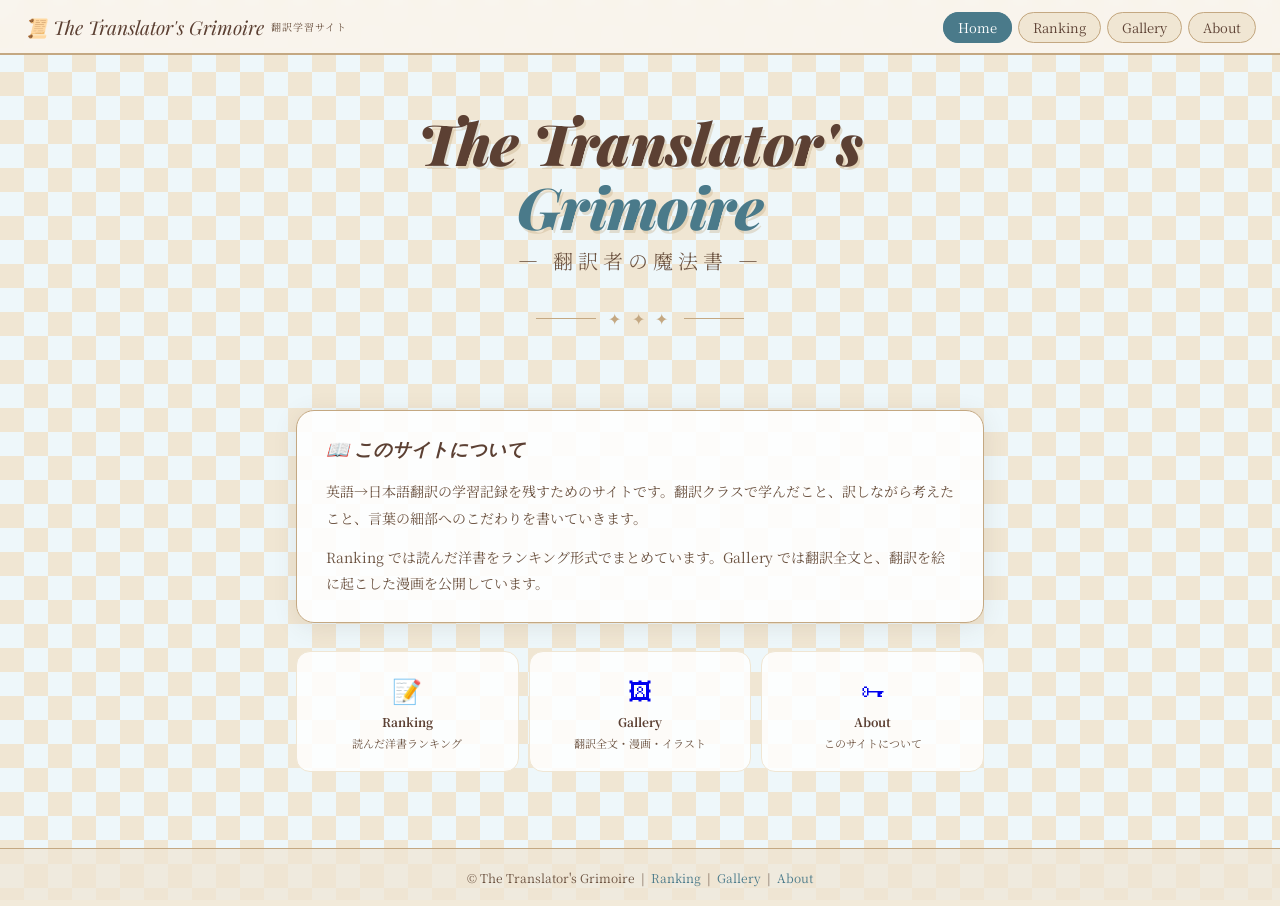
<file: index.html>
<!DOCTYPE html>
<html lang="ja">
<head>
  <meta charset="UTF-8">
  <meta name="viewport" content="width=device-width, initial-scale=1.0">
  <title>The Translator's Grimoire | 翻訳学習サイト</title>
  <link rel="preconnect" href="https://fonts.googleapis.com">
  <link href="https://fonts.googleapis.com/css2?family=Playfair+Display:ital,wght@0,400;0,700;0,900;1,400;1,700&family=Noto+Serif+JP:wght@300;400;500;700&display=swap" rel="stylesheet">
  <link rel="stylesheet" href="style.css">
</head>
<body>

<header>
  <a class="logo" href="index.html">📜 The Translator's Grimoire <span class="logo-sub">翻訳学習サイト</span></a>
  <nav><ul>
    <li><a href="index.html" class="active">Home</a></li>
    <li><a href="ranking.html">Ranking</a></li>
    <li><a href="gallery.html">Gallery</a></li>
    <li><a href="about.html">About</a></li>
  </ul></nav>
</header>

<main>

  <div class="hero">
    <div class="hero-en">The Translator's<br><span>Grimoire</span></div>
    <div class="hero-ja">— 翻訳者の魔法書 —</div>
    <div class="hero-divider">
      <div class="hero-divider-line"></div>
      <span class="hero-divider-icon">✦ ✦ ✦</span>
      <div class="hero-divider-line"></div>
    </div>
  </div>

  <div class="card">
    <h2>📖 このサイトについて</h2>
    <p>英語→日本語翻訳の学習記録を残すためのサイトです。翻訳クラスで学んだこと、訳しながら考えたこと、言葉の細部へのこだわりを書いていきます。</p>
    <p>Ranking では読んだ洋書をランキング形式でまとめています。Gallery では翻訳全文と、翻訳を絵に起こした漫画を公開しています。</p>
  </div>

  <div class="nav-cards">
    <a class="nav-card" href="translation.html">
      <span class="nav-card-icon">📝</span>
      <span class="nav-card-label">Ranking</span>
      <span class="nav-card-sub">読んだ洋書ランキング</span>
    </a>
    <a class="nav-card" href="gallery.html">
      <span class="nav-card-icon">🖼</span>
      <span class="nav-card-label">Gallery</span>
      <span class="nav-card-sub">翻訳全文・漫画・イラスト</span>
    </a>
    <a class="nav-card" href="about.html">
      <span class="nav-card-icon">🗝</span>
      <span class="nav-card-label">About</span>
      <span class="nav-card-sub">このサイトについて</span>
    </a>
  </div>

</main>

<footer>
  © The Translator's Grimoire &nbsp;|&nbsp;
  <a href="ranking.html">Ranking</a> &nbsp;|&nbsp;
  <a href="gallery.html">Gallery</a> &nbsp;|&nbsp;
  <a href="about.html">About</a>
</footer>

</body>
</html>
</file>
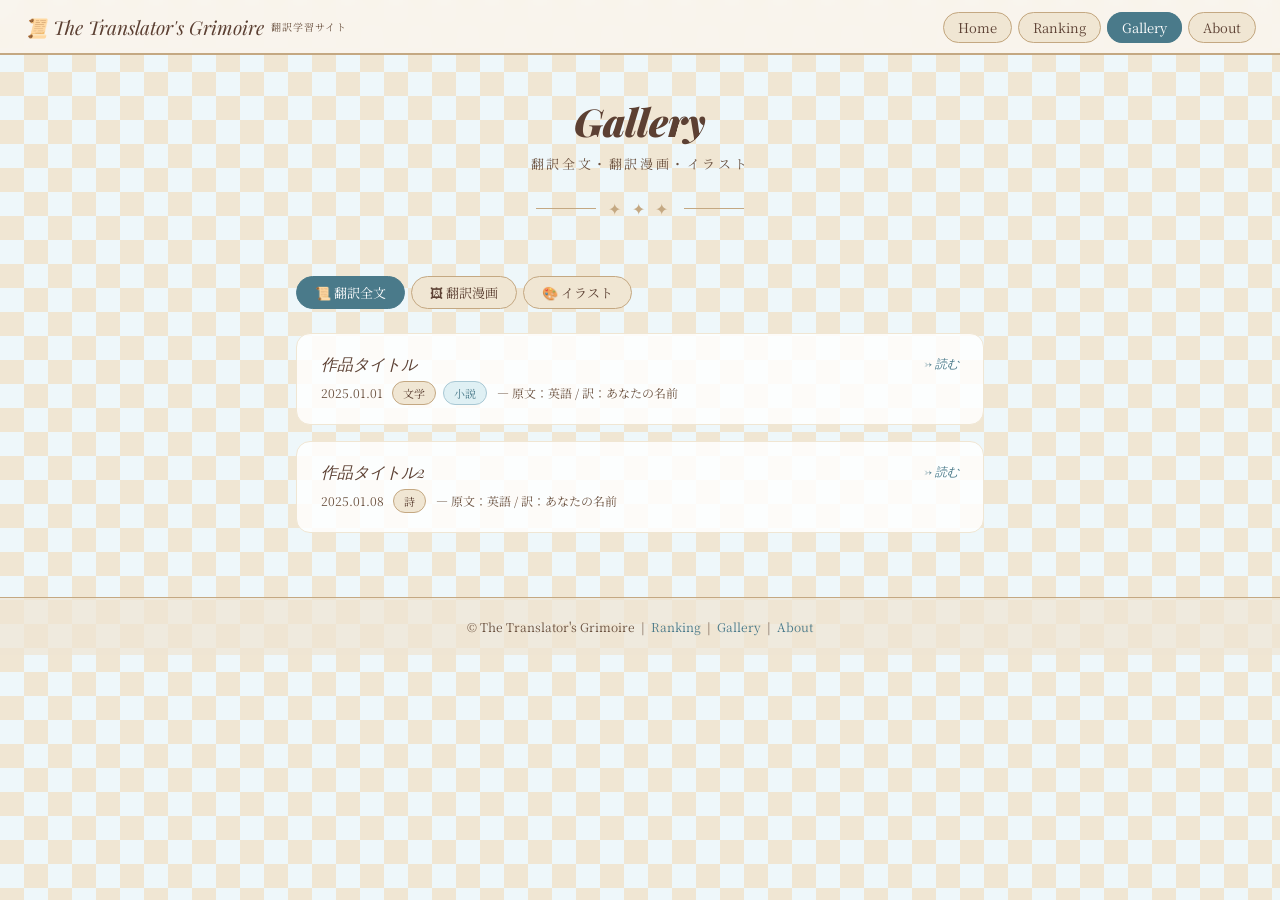
<file: gallery.html>
<!DOCTYPE html>
<html lang="ja">
<head>
  <meta charset="UTF-8">
  <meta name="viewport" content="width=device-width, initial-scale=1.0">
  <title>Gallery | The Translator's Grimoire</title>
  <link rel="preconnect" href="https://fonts.googleapis.com">
  <link href="https://fonts.googleapis.com/css2?family=Playfair+Display:ital,wght@0,400;0,700;0,900;1,400;1,700&family=Noto+Serif+JP:wght@300;400;500;700&display=swap" rel="stylesheet">
  <link rel="stylesheet" href="style.css">
  <style>
    /* ギャラリーの画像：枠の幅に合わせて縮小（style.css が古くても効くようにここにも記述） */
    .manga-item img, .manga-thumb img { max-width: 100%; }
    .manga-item > img { width: 100%; height: auto; display: block; }
    .illust-grid { column-count: 3; column-gap: 14px; }
    .illust-grid .manga-item { break-inside: avoid; margin-bottom: 14px; }
    @media (max-width: 600px) { .illust-grid { column-count: 2; } }

    /* クリックで拡大（ライトボックス） */
    .manga-item > img { cursor: zoom-in; }
    .lightbox {
      position: fixed; inset: 0; z-index: 1000;
      background: rgba(44, 31, 20, 0.88);
      display: none; align-items: center; justify-content: center; flex-direction: column;
      padding: 1.5rem; cursor: zoom-out;
    }
    .lightbox.open { display: flex; }
    .lightbox img {
      max-width: 95vw; max-height: 85vh; width: auto; height: auto;
      object-fit: contain; border-radius: 6px;
      box-shadow: 0 8px 40px rgba(0,0,0,.5); background: #fff;
    }
    .lightbox-caption {
      margin-top: .8rem; color: #F0E6D3; font-size: 13px; font-style: italic; text-align: center;
    }
    .lightbox-close {
      position: absolute; top: .8rem; right: 1.1rem;
      background: none; border: none; color: #F0E6D3;
      font-size: 2rem; line-height: 1; cursor: pointer;
    }
  </style>
</head>
<body>

<header>
  <a class="logo" href="index.html">📜 The Translator's Grimoire <span class="logo-sub">翻訳学習サイト</span></a>
  <nav><ul>
    <li><a href="index.html">Home</a></li>
    <li><a href="ranking.html">Ranking</a></li>
    <li><a href="gallery.html" class="active">Gallery</a></li>
    <li><a href="about.html">About</a></li>
  </ul></nav>
</header>

<main>

  <div class="page-hero">
    <div class="page-title">Gallery</div>
    <div class="page-subtitle">翻訳全文・翻訳漫画・イラスト</div>
    <div class="hero-divider">
      <div class="hero-divider-line"></div>
      <span class="hero-divider-icon">✦ ✦ ✦</span>
      <div class="hero-divider-line"></div>
    </div>
  </div>

  <!-- Tab buttons -->
  <div class="gallery-tabs">
    <button class="gallery-tab active" onclick="switchTab('texts', this)">📜 翻訳全文</button>
    <button class="gallery-tab" onclick="switchTab('manga', this)">🖼 翻訳漫画</button>
    <button class="gallery-tab" onclick="switchTab('illust', this)">🎨 イラスト</button>
  </div>

  <!-- ── Tab: 翻訳全文 ── -->
  <div id="tab-texts" class="tab-section active">

    <a href="thegreatgatsby.html" class="passage-card">
      <div class="passage-card-title">
        <span>作品タイトル</span>
        <span class="passage-arrow">→ 読む</span>
      </div>
      <div class="passage-card-meta">
        2025.01.01 &nbsp;
        <span class="tag tag-sepia">文学</span>
        <span class="tag tag-blue">小説</span>
        &nbsp;― 原文：英語 / 訳：あなたの名前
      </div>
    </a>

    <a href="作品2.html" class="passage-card">
      <div class="passage-card-title">
        <span>作品タイトル2</span>
        <span class="passage-arrow">→ 読む</span>
      </div>
      <div class="passage-card-meta">
        2025.01.08 &nbsp;
        <span class="tag tag-sepia">詩</span>
        &nbsp;― 原文：英語 / 訳：あなたの名前
      </div>
    </a>

  </div>

  <!-- ── Tab: 翻訳漫画 ── -->
  <div id="tab-manga" class="tab-section">

    <div class="manga-grid">

      <div class="manga-item">
        <!-- <img src="images/manga-01.jpg" alt="漫画タイトル"> -->
        <div class="manga-thumb">🖼</div>
        <p class="manga-caption">漫画タイトル / 2025.01</p>
      </div>

      <div class="manga-item">
        <div class="manga-thumb">🖼</div>
        <p class="manga-caption">漫画タイトル2 / 2025.01</p>
      </div>

      <div class="manga-item">
        <div class="manga-thumb">🖼</div>
        <p class="manga-caption">漫画タイトル3 / 2025.02</p>
      </div>

    </div>

    <p style="font-size:12px; color:var(--text-sub); margin-top:1.2rem; text-align:center; font-style:italic;">
      画像は &lt;img src="images/ファイル名.jpg"&gt; で差し替えてください
    </p>

  </div>

  <!-- ── Tab: イラスト ── -->
  <div id="tab-illust" class="tab-section">

    <div class="illust-grid">

      <div class="manga-item">
        <img src="gatsby.jpg" alt="イラストタイトル">
        <p class="manga-caption">華麗なるギャッツビーのギャッツビー / 2026.11</p>
      </div>

      <div class="manga-item">
        <div class="manga-thumb illust-thumb">🎨</div>
        <p class="manga-caption">イラストタイトル2 / 2025.01</p>
      </div>

      <div class="manga-item">
        <div class="manga-thumb illust-thumb">🎨</div>
        <p class="manga-caption">イラストタイトル3 / 2025.02</p>
      </div>

    </div>

    <p style="font-size:12px; color:var(--text-sub); margin-top:1.2rem; text-align:center; font-style:italic;">
      画像は &lt;img src="images/ファイル名.jpg"&gt; で差し替えてください
    </p>

  </div>

</main>

<footer>
  © The Translator's Grimoire &nbsp;|&nbsp;
  <a href="translation.html">Ranking</a> &nbsp;|&nbsp;
  <a href="gallery.html">Gallery</a> &nbsp;|&nbsp;
  <a href="about.html">About</a>
</footer>

<div class="lightbox" id="lightbox" role="dialog" aria-modal="true" aria-label="画像の拡大表示">
  <button class="lightbox-close" id="lightbox-close" aria-label="閉じる">&times;</button>
  <img id="lightbox-img" alt="">
  <p class="lightbox-caption" id="lightbox-caption"></p>
</div>

<script>
  function switchTab(name, btn) {
    document.querySelectorAll('.tab-section').forEach(s => s.classList.remove('active'));
    document.querySelectorAll('.gallery-tab').forEach(b => b.classList.remove('active'));
    document.getElementById('tab-' + name).classList.add('active');
    btn.classList.add('active');
  }

  // クリックで画像を拡大
  (function () {
    var box = document.getElementById('lightbox');
    var big = document.getElementById('lightbox-img');
    var cap = document.getElementById('lightbox-caption');

    function openBox(img) {
      big.src = img.currentSrc || img.src;
      big.alt = img.alt || '';
      var c = img.closest('.manga-item').querySelector('.manga-caption');
      cap.textContent = c ? c.textContent.trim() : '';
      box.classList.add('open');
      document.body.style.overflow = 'hidden';
    }
    function closeBox() {
      box.classList.remove('open');
      big.removeAttribute('src');
      document.body.style.overflow = '';
    }

    document.addEventListener('click', function (e) {
      var img = e.target.closest('.manga-item > img');
      if (img) { openBox(img); return; }
      if (box.classList.contains('open')) closeBox();
    });
    document.addEventListener('keydown', function (e) {
      if (e.key === 'Escape') closeBox();
    });
  })();
</script>

</body>
</html>
</file>
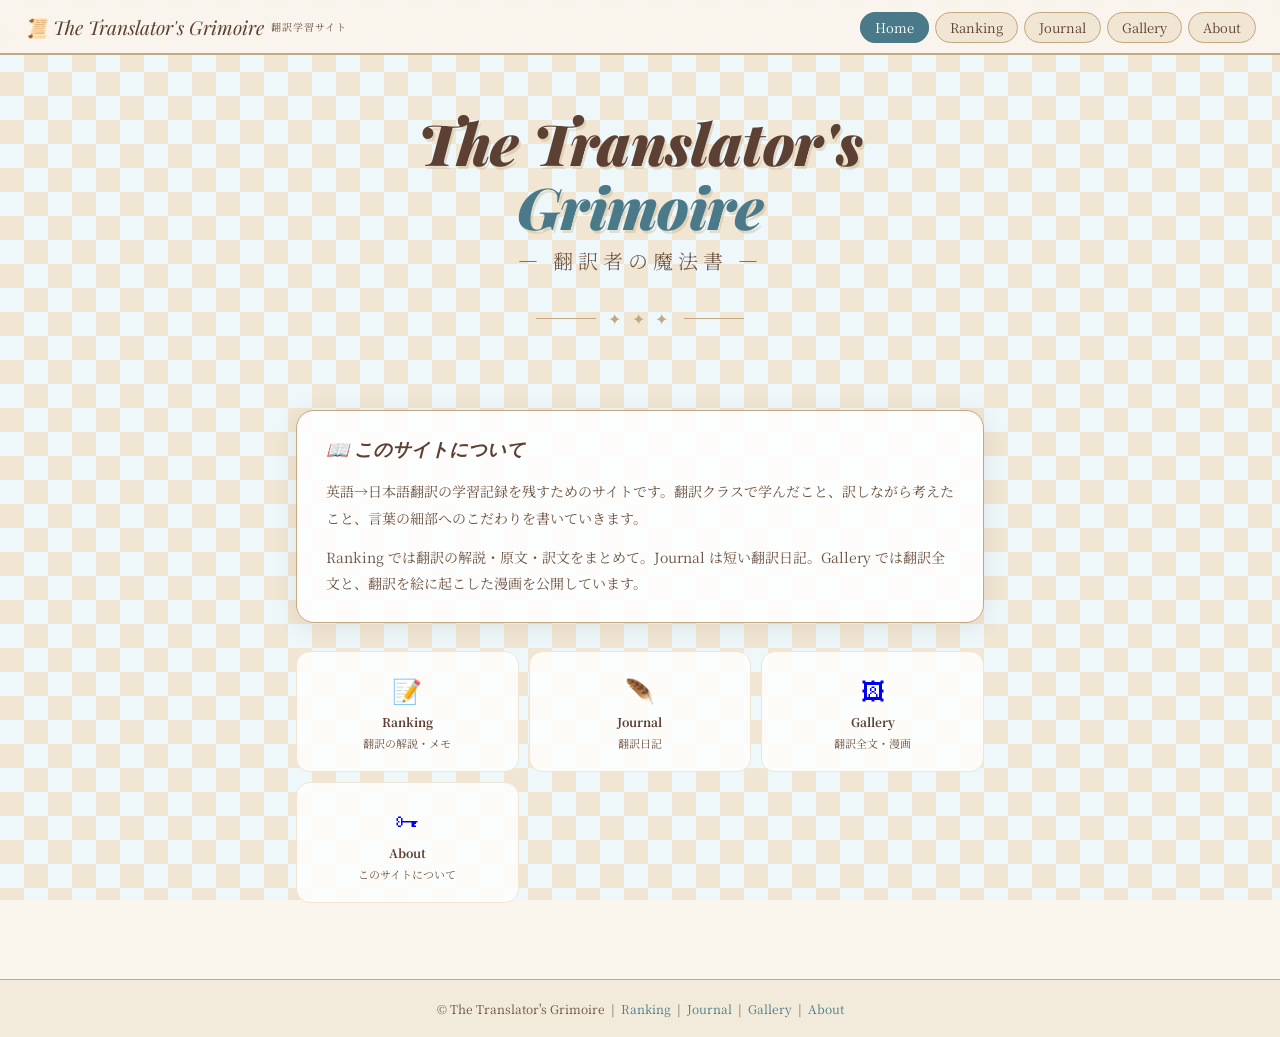
<file: index_real.html>
<!DOCTYPE html>
<html lang="ja">
<head>
  <meta charset="UTF-8">
  <meta name="viewport" content="width=device-width, initial-scale=1.0">
  <title>The Translator's Grimoire | 翻訳学習サイト</title>
  <link rel="preconnect" href="https://fonts.googleapis.com">
  <link href="https://fonts.googleapis.com/css2?family=Playfair+Display:ital,wght@0,400;0,700;0,900;1,400;1,700&family=Noto+Serif+JP:wght@300;400;500;700&display=swap" rel="stylesheet">
  <link rel="stylesheet" href="style.css">
</head>
<body>

<header>
  <a class="logo" href="index.html">📜 The Translator's Grimoire <span class="logo-sub">翻訳学習サイト</span></a>
  <nav><ul>
    <li><a href="index.html" class="active">Home</a></li>
    <li><a href="ranking.html">Ranking</a></li>
    <li><a href="blog.html">Journal</a></li>
    <li><a href="gallery.html">Gallery</a></li>
    <li><a href="about.html">About</a></li>
  </ul></nav>
</header>

<main>

  <div class="hero">
    <div class="hero-en">The Translator's<br><span>Grimoire</span></div>
    <div class="hero-ja">— 翻訳者の魔法書 —</div>
    <div class="hero-divider">
      <div class="hero-divider-line"></div>
      <span class="hero-divider-icon">✦ ✦ ✦</span>
      <div class="hero-divider-line"></div>
    </div>
  </div>

  <div class="card">
    <h2>📖 このサイトについて</h2>
    <p>英語→日本語翻訳の学習記録を残すためのサイトです。翻訳クラスで学んだこと、訳しながら考えたこと、言葉の細部へのこだわりを書いていきます。</p>
    <p>Ranking では翻訳の解説・原文・訳文をまとめて。Journal は短い翻訳日記。Gallery では翻訳全文と、翻訳を絵に起こした漫画を公開しています。</p>
  </div>

  <div class="nav-cards">
    <a class="nav-card" href="translation.html">
      <span class="nav-card-icon">📝</span>
      <span class="nav-card-label">Ranking</span>
      <span class="nav-card-sub">翻訳の解説・メモ</span>
    </a>
    <a class="nav-card" href="blog.html">
      <span class="nav-card-icon">🪶</span>
      <span class="nav-card-label">Journal</span>
      <span class="nav-card-sub">翻訳日記</span>
    </a>
    <a class="nav-card" href="gallery.html">
      <span class="nav-card-icon">🖼</span>
      <span class="nav-card-label">Gallery</span>
      <span class="nav-card-sub">翻訳全文・漫画</span>
    </a>
    <a class="nav-card" href="about.html">
      <span class="nav-card-icon">🗝</span>
      <span class="nav-card-label">About</span>
      <span class="nav-card-sub">このサイトについて</span>
    </a>
  </div>

</main>

<footer>
  © The Translator's Grimoire &nbsp;|&nbsp;
  <a href="translation.html">Ranking</a> &nbsp;|&nbsp;
  <a href="blog.html">Journal</a> &nbsp;|&nbsp;
  <a href="gallery.html">Gallery</a> &nbsp;|&nbsp;
  <a href="about.html">About</a>
</footer>

</body>
</html>
</file>
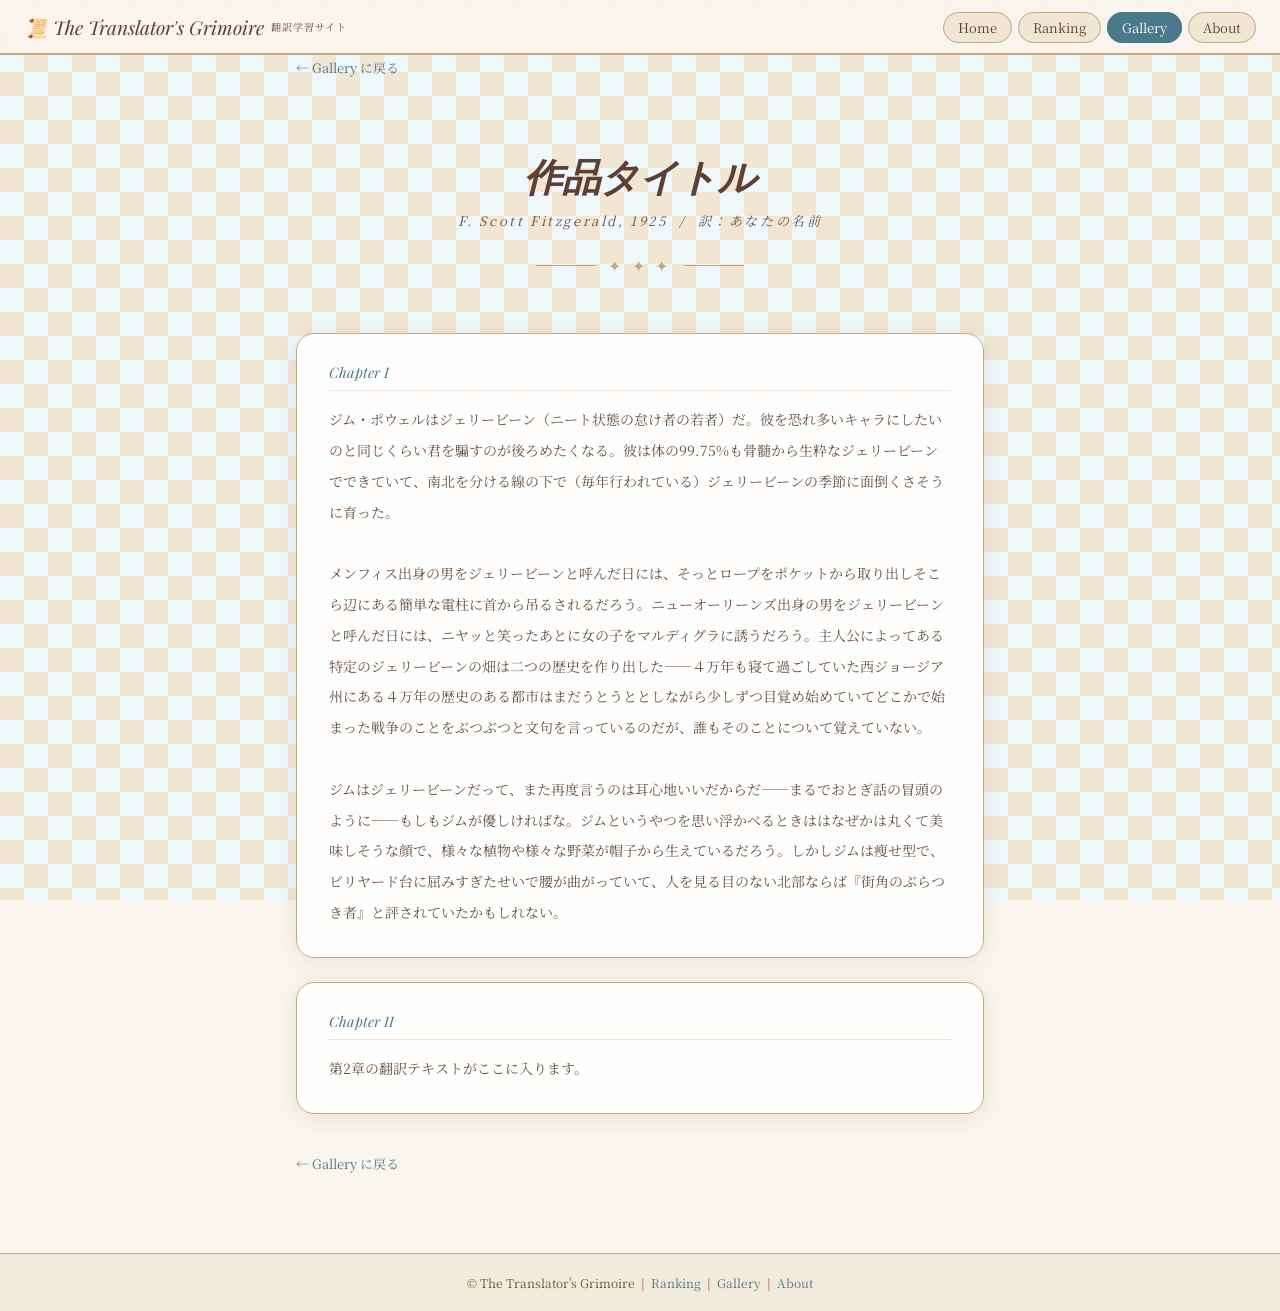
<file: thegreatgatsby.html>
<!DOCTYPE html>
<html lang="ja">
<head>
  <meta charset="UTF-8">
  <meta name="viewport" content="width=device-width, initial-scale=1.0">
  <title>作品タイトル | The Translator's Grimoire</title>
  <link rel="preconnect" href="https://fonts.googleapis.com">
  <link href="https://fonts.googleapis.com/css2?family=Playfair+Display:ital,wght@0,400;0,700;0,900;1,400;1,700&family=Noto+Serif+JP:wght@300;400;500;700&display=swap" rel="stylesheet">
  <link rel="stylesheet" href="style.css">
</head>
<body>

<header>
  <a class="logo" href="index.html">📜 The Translator's Grimoire <span class="logo-sub">翻訳学習サイト</span></a>
  <nav><ul>
    <li><a href="index.html">Home</a></li>
    <li><a href="ranking.html">Ranking</a></li>
    <li><a href="gallery.html" class="active">Gallery</a></li>
    <li><a href="about.html">About</a></li>
  </ul></nav>
</header>

<main>

  <a href="gallery.html" class="back-link">← Gallery に戻る</a>

  <div class="page-hero">
    <div class="page-title">作品タイトル</div>
    <div class="page-subtitle" style="font-style:italic;">F. Scott Fitzgerald, 1925 &nbsp;/&nbsp; 訳：あなたの名前</div>
    <div class="hero-divider">
      <div class="hero-divider-line"></div>
      <span class="hero-divider-icon">✦ ✦ ✦</span>
      <div class="hero-divider-line"></div>
    </div>
  </div>

  <div class="work-body">
    <p class="work-chapter">Chapter I</p>
    <p class="work-text">
      ジム・ポウェルはジェリービーン（ニート状態の怠け者の若者）だ。彼を恐れ多いキャラにしたいのと同じくらい君を騙すのが後ろめたくなる。彼は体の99.75%も骨髄から生粋なジェリービーンでできていて、南北を分ける線の下で（毎年行われている）ジェリービーンの季節に面倒くさそうに育った。<br><br>
      メンフィス出身の男をジェリービーンと呼んだ日には、そっとロープをポケットから取り出しそこら辺にある簡単な電柱に首から吊るされるだろう。ニューオーリーンズ出身の男をジェリービーンと呼んだ日には、ニヤッと笑ったあとに女の子をマルディグラに誘うだろう。主人公によってある特定のジェリービーンの畑は二つの歴史を作り出した――４万年も寝て過ごしていた西ジョージア州にある４万年の歴史のある都市はまだうとうととしながら少しずつ目覚め始めていてどこかで始まった戦争のことをぶつぶつと文句を言っているのだが、誰もそのことについて覚えていない。<br><br>
      ジムはジェリービーンだって、また再度言うのは耳心地いいだからだ――まるでおとぎ話の冒頭のように――もしもジムが優しければな。ジムというやつを思い浮かべるときははなぜかは丸くて美味しそうな顔で、様々な植物や様々な野菜が帽子から生えているだろう。しかしジムは瘦せ型で、ビリヤード台に屈みすぎたせいで腰が曲がっていて、人を見る目のない北部ならば『街角のぶらつき者』と評されていたかもしれない。
    </p>
  </div>

  <div class="work-body">
    <p class="work-chapter">Chapter II</p>
    <p class="work-text">
      第2章の翻訳テキストがここに入ります。
    </p>
  </div>

  <a href="gallery.html" class="back-link" style="margin-top:1rem; display:inline-flex;">← Gallery に戻る</a>

</main>

<footer>
  © The Translator's Grimoire &nbsp;|&nbsp;
  <a href="ranking.html">Ranking</a> &nbsp;|&nbsp;
  <a href="gallery.html">Gallery</a> &nbsp;|&nbsp;
  <a href="about.html">About</a>
</footer>

</body>
</html>
</file>
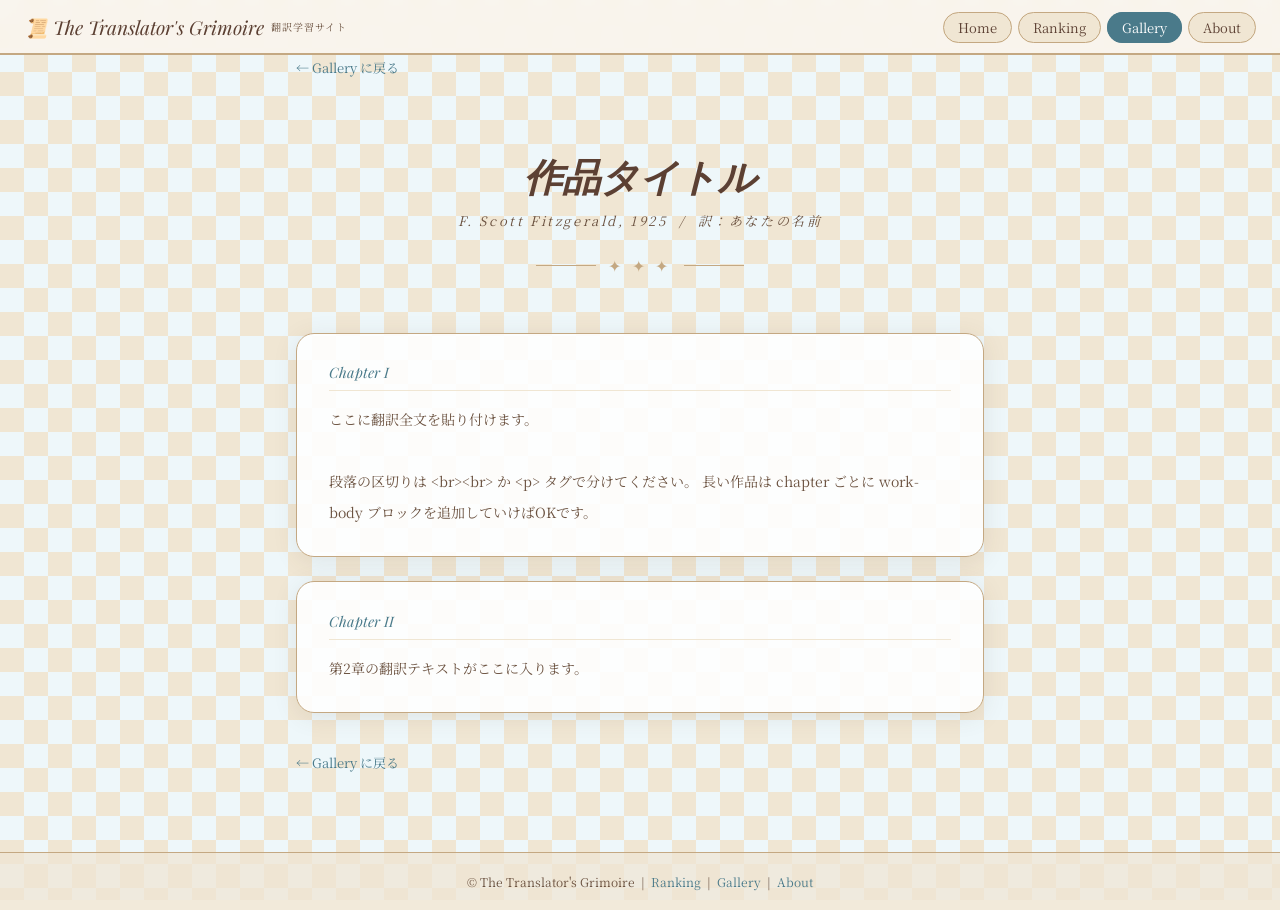
<file: themachinestops.html>
<!DOCTYPE html>
<html lang="ja">
<head>
  <meta charset="UTF-8">
  <meta name="viewport" content="width=device-width, initial-scale=1.0">
  <title>作品タイトル | The Translator's Grimoire</title>
  <link rel="preconnect" href="https://fonts.googleapis.com">
  <link href="https://fonts.googleapis.com/css2?family=Playfair+Display:ital,wght@0,400;0,700;0,900;1,400;1,700&family=Noto+Serif+JP:wght@300;400;500;700&display=swap" rel="stylesheet">
  <link rel="stylesheet" href="style.css">
</head>
<body>

<header>
  <a class="logo" href="index.html">📜 The Translator's Grimoire <span class="logo-sub">翻訳学習サイト</span></a>
  <nav><ul>
    <li><a href="index.html">Home</a></li>
    <li><a href="ranking.html">Ranking</a></li>
    <li><a href="gallery.html" class="active">Gallery</a></li>
    <li><a href="about.html">About</a></li>
  </ul></nav>
</header>

<main>

  <a href="gallery.html" class="back-link">← Gallery に戻る</a>

  <div class="page-hero">
    <div class="page-title">作品タイトル</div>
    <div class="page-subtitle" style="font-style:italic;">F. Scott Fitzgerald, 1925 &nbsp;/&nbsp; 訳：あなたの名前</div>
    <div class="hero-divider">
      <div class="hero-divider-line"></div>
      <span class="hero-divider-icon">✦ ✦ ✦</span>
      <div class="hero-divider-line"></div>
    </div>
  </div>

  <div class="work-body">
    <p class="work-chapter">Chapter I</p>
    <p class="work-text">
      ここに翻訳全文を貼り付けます。<br><br>
      段落の区切りは &lt;br&gt;&lt;br&gt; か &lt;p&gt; タグで分けてください。
      長い作品は chapter ごとに work-body ブロックを追加していけばOKです。
    </p>
  </div>

  <div class="work-body">
    <p class="work-chapter">Chapter II</p>
    <p class="work-text">
      第2章の翻訳テキストがここに入ります。
    </p>
  </div>

  <a href="gallery.html" class="back-link" style="margin-top:1rem; display:inline-flex;">← Gallery に戻る</a>

</main>

<footer>
  © The Translator's Grimoire &nbsp;|&nbsp;
  <a href="ranking.html">Ranking</a> &nbsp;|&nbsp;
  <a href="gallery.html">Gallery</a> &nbsp;|&nbsp;
  <a href="about.html">About</a>
</footer>

</body>
</html>
</file>
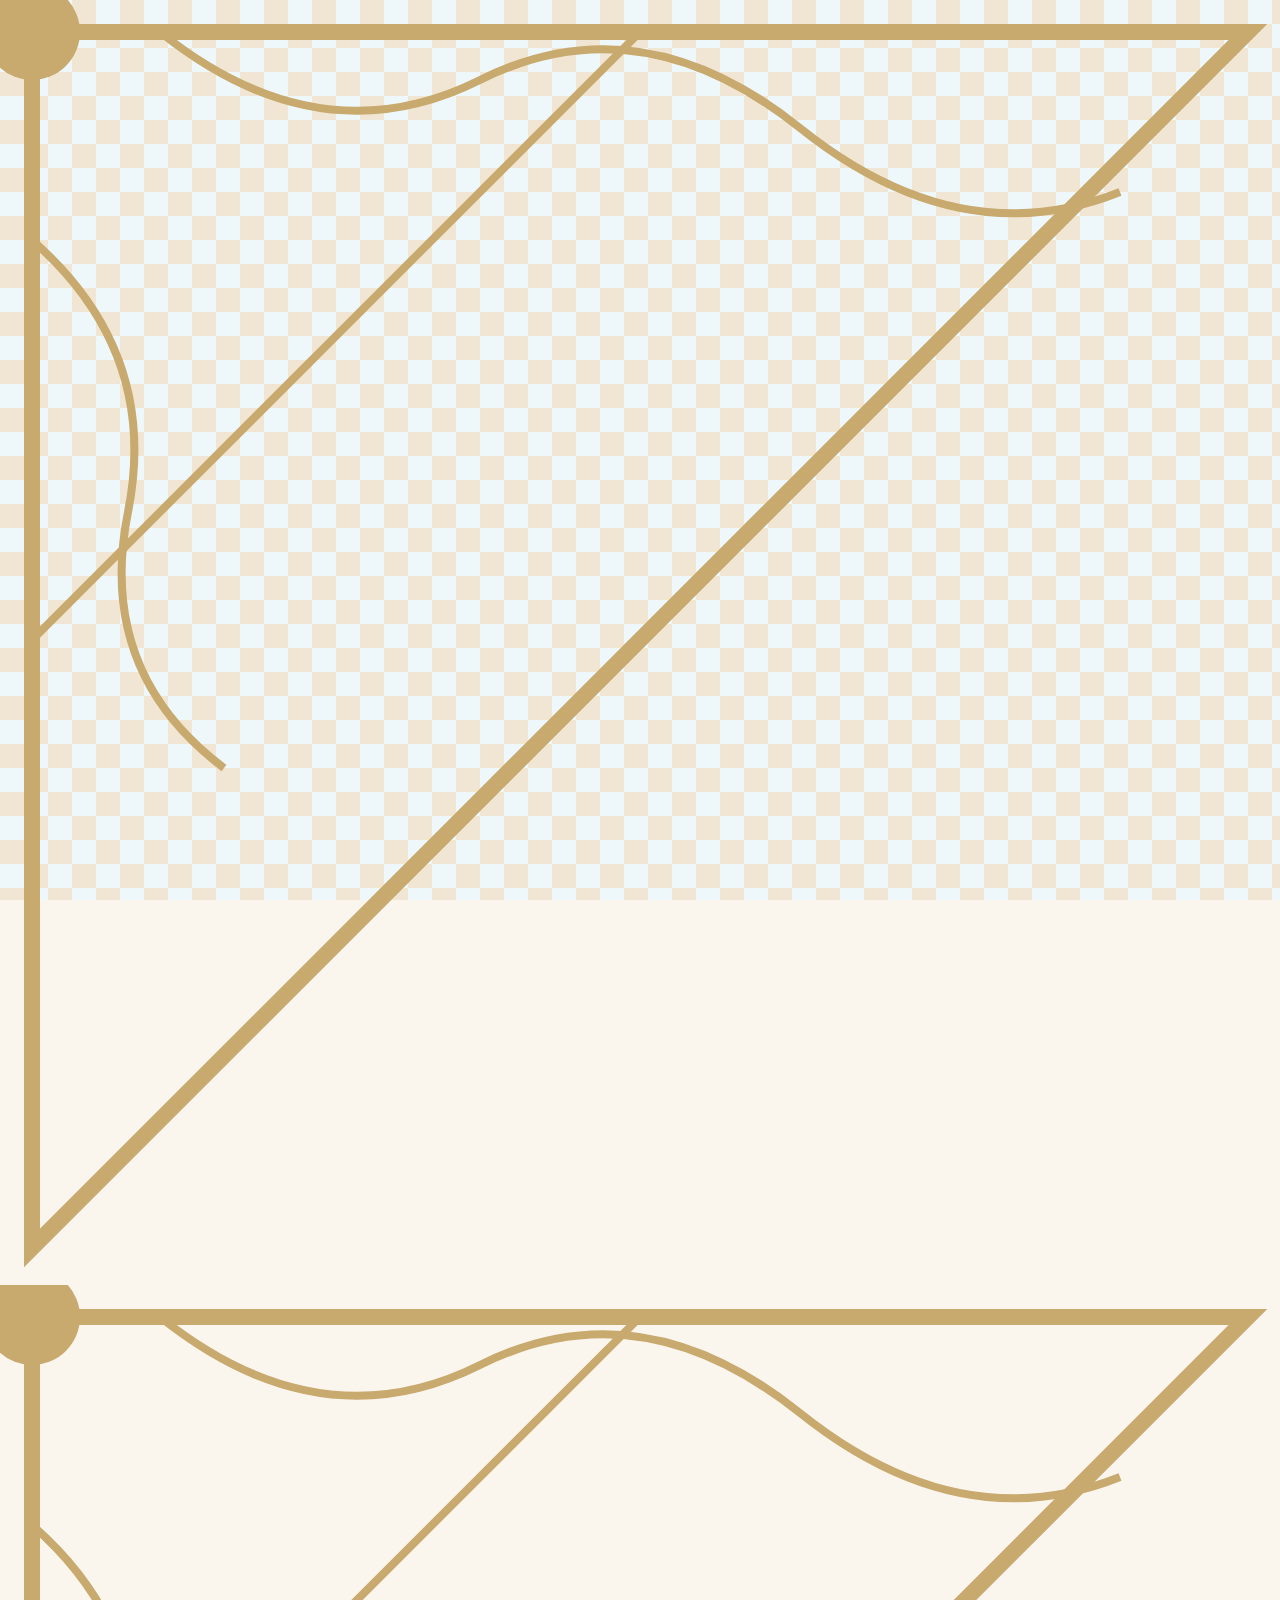
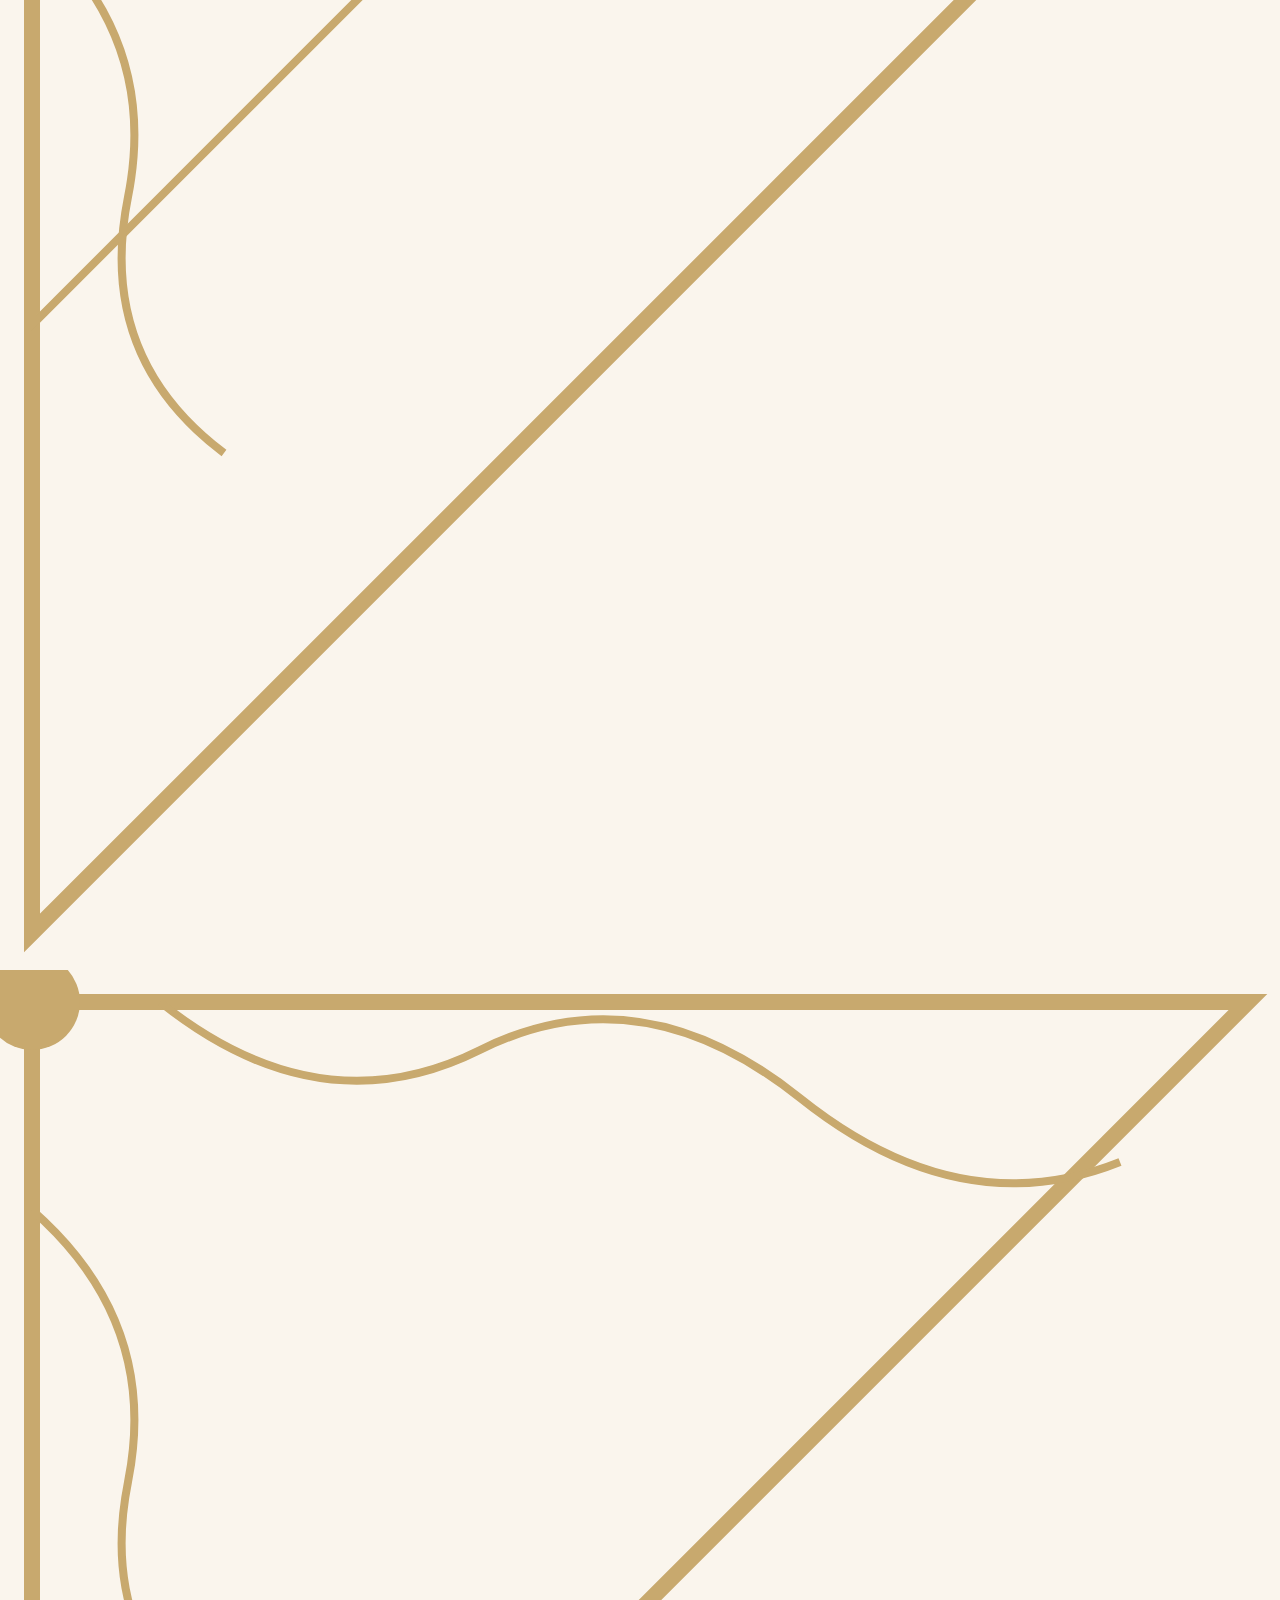
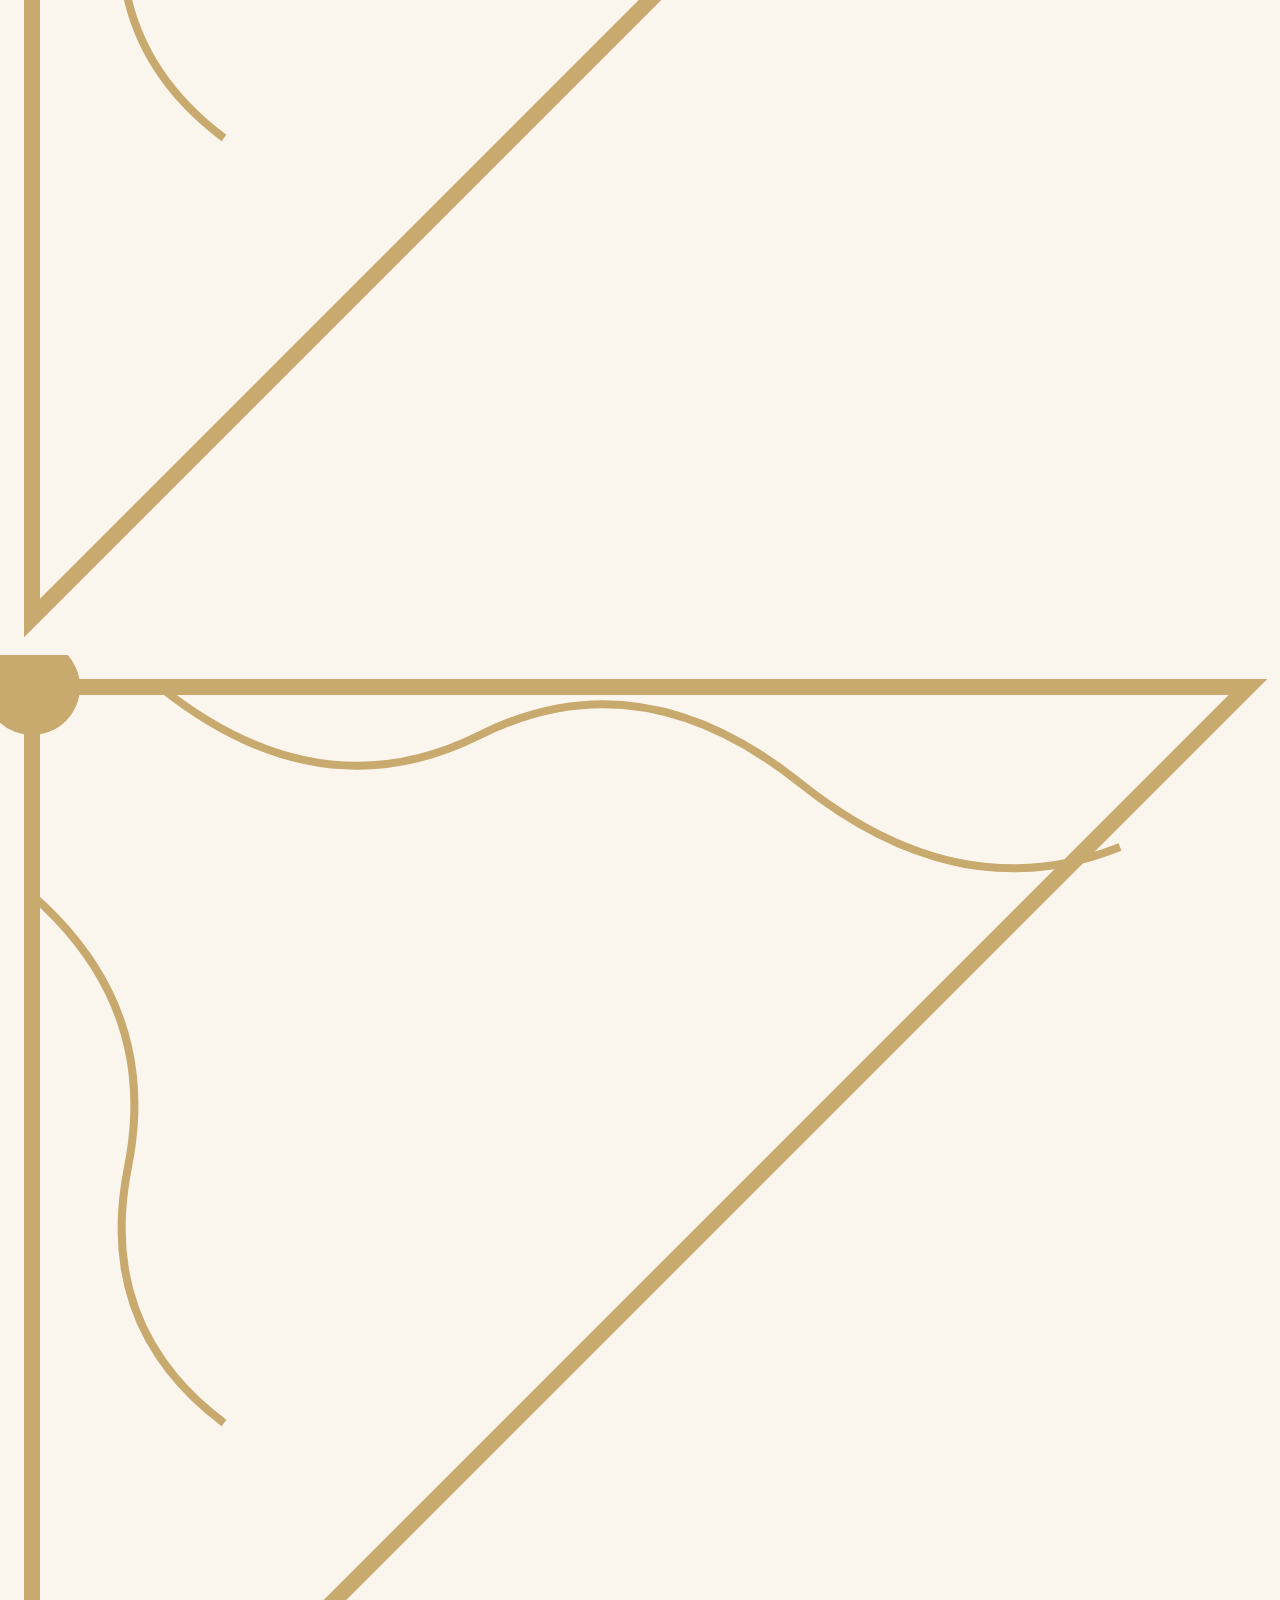
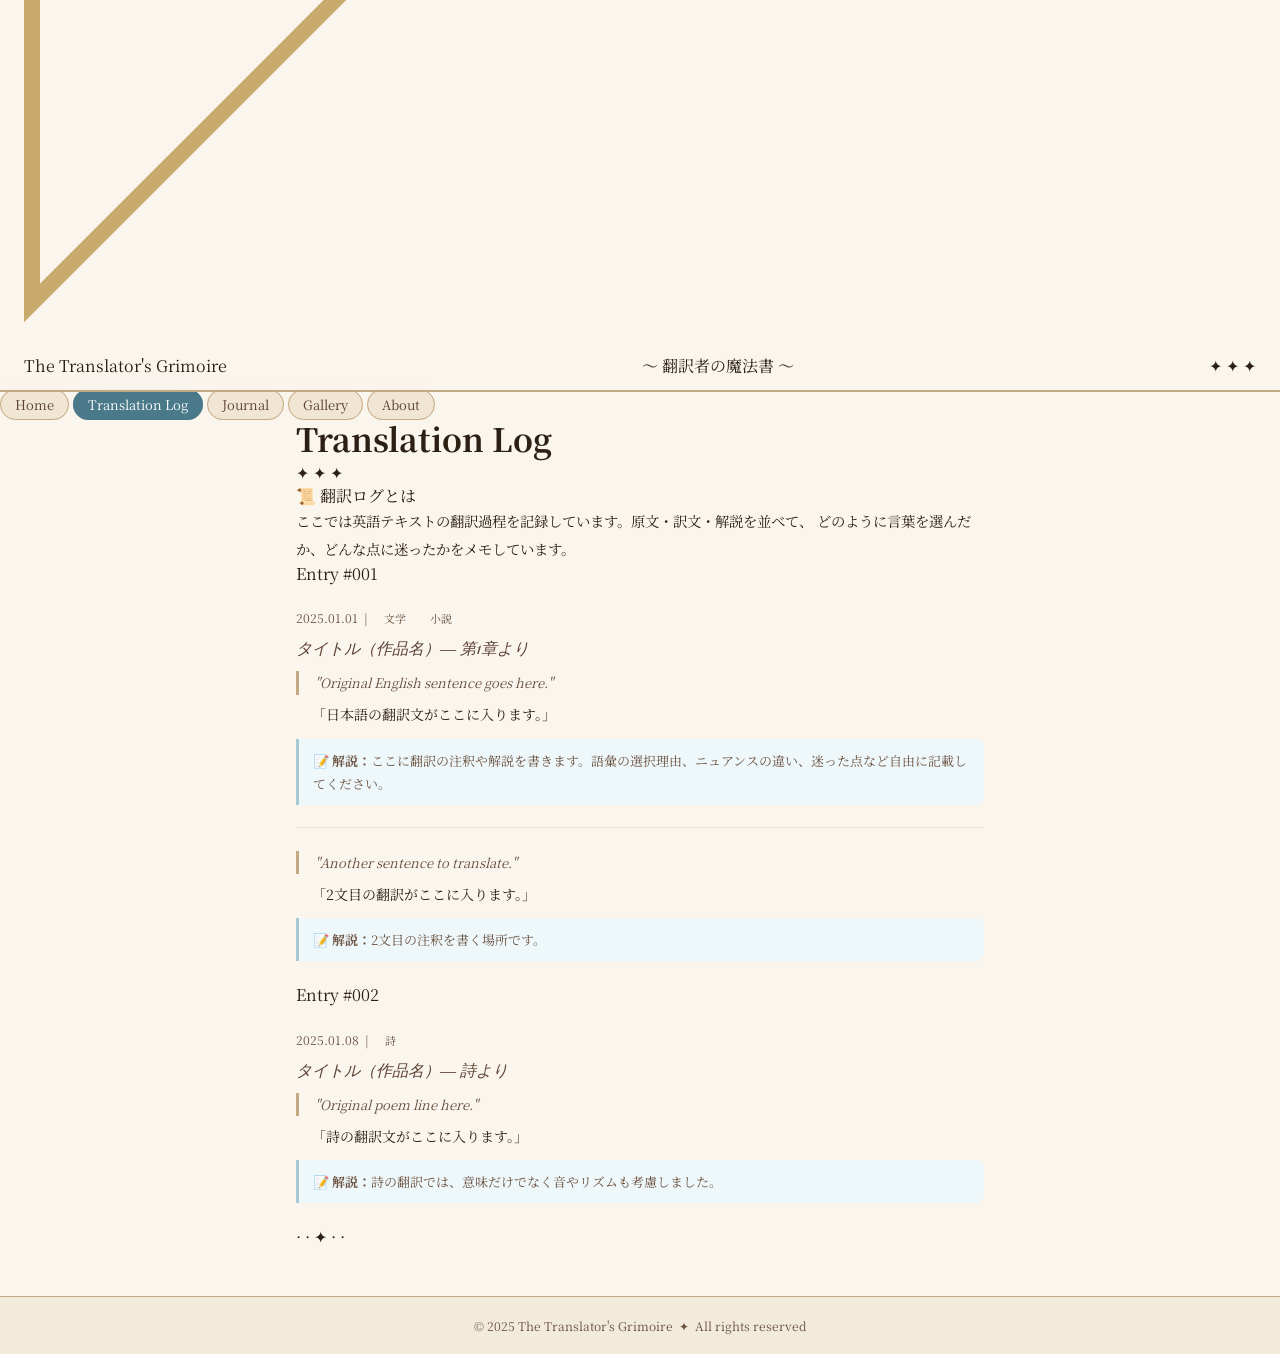
<file: traslation.html>
<!DOCTYPE html>
<html lang="ja">
<head>
  <meta charset="UTF-8">
  <meta name="viewport" content="width=device-width, initial-scale=1.0">
  <title>Translation Log | The Translator's Grimoire</title>
  <link rel="stylesheet" href="style.css">
</head>
<body>

  <svg class="map-corner tl" viewBox="0 0 80 80" fill="none" xmlns="http://www.w3.org/2000/svg">
    <path d="M2 2 L78 2 L2 78 Z" stroke="#C8A96E" stroke-width="1" fill="none"/>
    <path d="M2 2 L40 2 L2 40 Z" stroke="#C8A96E" stroke-width="0.5" fill="none"/>
    <circle cx="2" cy="2" r="3" fill="#C8A96E"/>
    <path d="M10 2 Q20 10 30 5 Q40 0 50 8 Q60 16 70 12" stroke="#C8A96E" stroke-width="0.5" fill="none"/>
    <path d="M2 15 Q10 22 8 32 Q6 42 14 48" stroke="#C8A96E" stroke-width="0.5" fill="none"/>
  </svg>
  <svg class="map-corner tr" viewBox="0 0 80 80" fill="none" xmlns="http://www.w3.org/2000/svg">
    <path d="M2 2 L78 2 L2 78 Z" stroke="#C8A96E" stroke-width="1" fill="none"/>
    <path d="M2 2 L40 2 L2 40 Z" stroke="#C8A96E" stroke-width="0.5" fill="none"/>
    <circle cx="2" cy="2" r="3" fill="#C8A96E"/>
    <path d="M10 2 Q20 10 30 5 Q40 0 50 8 Q60 16 70 12" stroke="#C8A96E" stroke-width="0.5" fill="none"/>
    <path d="M2 15 Q10 22 8 32 Q6 42 14 48" stroke="#C8A96E" stroke-width="0.5" fill="none"/>
  </svg>
  <svg class="map-corner bl" viewBox="0 0 80 80" fill="none" xmlns="http://www.w3.org/2000/svg">
    <path d="M2 2 L78 2 L2 78 Z" stroke="#C8A96E" stroke-width="1" fill="none"/>
    <circle cx="2" cy="2" r="3" fill="#C8A96E"/>
    <path d="M10 2 Q20 10 30 5 Q40 0 50 8 Q60 16 70 12" stroke="#C8A96E" stroke-width="0.5" fill="none"/>
    <path d="M2 15 Q10 22 8 32 Q6 42 14 48" stroke="#C8A96E" stroke-width="0.5" fill="none"/>
  </svg>
  <svg class="map-corner br" viewBox="0 0 80 80" fill="none" xmlns="http://www.w3.org/2000/svg">
    <path d="M2 2 L78 2 L2 78 Z" stroke="#C8A96E" stroke-width="1" fill="none"/>
    <circle cx="2" cy="2" r="3" fill="#C8A96E"/>
    <path d="M10 2 Q20 10 30 5 Q40 0 50 8 Q60 16 70 12" stroke="#C8A96E" stroke-width="0.5" fill="none"/>
    <path d="M2 15 Q10 22 8 32 Q6 42 14 48" stroke="#C8A96E" stroke-width="0.5" fill="none"/>
  </svg>

  <header>
    <p class="site-title">The Translator's Grimoire</p>
    <p class="site-subtitle">〜 翻訳者の魔法書 〜</p>
    <div class="header-rule">✦ ✦ ✦</div>
  </header>

  <nav>
    <a href="index.html">Home</a>
    <a href="translation.html" class="active">Translation Log</a>
    <a href="blog.html">Journal</a>
    <a href="gallery.html">Gallery</a>
    <a href="about.html">About</a>
  </nav>

  <main>
    <h1 class="page-heading">Translation Log</h1>
    <p class="page-divider">✦ ✦ ✦</p>

    <div class="panel">
      <p class="panel-title">📜 翻訳ログとは</p>
      <p style="font-size:0.9rem; color:var(--parchment-2); line-height:1.9;">
        ここでは英語テキストの翻訳過程を記録しています。原文・訳文・解説を並べて、
        どのように言葉を選んだか、どんな点に迷ったかをメモしています。
      </p>
    </div>

    <!-- ── Entry 001 ────────────────────────── -->
    <div class="panel">
      <p class="panel-title">Entry #001</p>

      <div class="trans-entry">
        <p class="trans-meta">2025.01.01 &nbsp;|&nbsp; <span class="tag">文学</span><span class="tag">小説</span></p>
        <p class="trans-title">タイトル（作品名）― 第1章より</p>
        <div class="trans-body">
          <p class="original">"Original English sentence goes here."</p>
          <p class="translated">「日本語の翻訳文がここに入ります。」</p>
          <div class="note">
            📝 <strong>解説：</strong>ここに翻訳の注釈や解説を書きます。語彙の選択理由、ニュアンスの違い、迷った点など自由に記載してください。
          </div>
        </div>
      </div>

      <div class="trans-entry">
        <div class="trans-body">
          <p class="original">"Another sentence to translate."</p>
          <p class="translated">「2文目の翻訳がここに入ります。」</p>
          <div class="note">
            📝 <strong>解説：</strong>2文目の注釈を書く場所です。
          </div>
        </div>
      </div>

    </div>

    <!-- ── Entry 002 ────────────────────────── -->
    <div class="panel">
      <p class="panel-title">Entry #002</p>

      <div class="trans-entry">
        <p class="trans-meta">2025.01.08 &nbsp;|&nbsp; <span class="tag">詩</span></p>
        <p class="trans-title">タイトル（作品名）― 詩より</p>
        <div class="trans-body">
          <p class="original">"Original poem line here."</p>
          <p class="translated">「詩の翻訳文がここに入ります。」</p>
          <div class="note">
            📝 <strong>解説：</strong>詩の翻訳では、意味だけでなく音やリズムも考慮しました。
          </div>
        </div>
      </div>

    </div>

    <div class="ornament">· · ✦ · ·</div>

  </main>

  <footer>
    &copy; 2025 The Translator's Grimoire &nbsp;✦&nbsp; All rights reserved
  </footer>

</body>
</html>
</file>
<file: style.css>
@import url('https://fonts.googleapis.com/css2?family=Playfair+Display:ital,wght@0,400;0,700;0,900;1,400;1,700&family=Noto+Serif+JP:wght@300;400;500;700&display=swap');

:root {
  --sepia:       #8B6F4E;
  --sepia-dark:  #5C4033;
  --sepia-mid:   #C4A882;
  --sepia-light: #F0E6D3;
  --sepia-pale:  #FAF5ED;
  --blue:        #7BAAB8;
  --blue-dark:   #4A7A8A;
  --blue-mid:    #A8C8D4;
  --blue-light:  #DFF0F4;
  --blue-pale:   #EEF7FA;
  --text:        #2C1F14;
  --text-sub:    #6B5240;
  --font:        'Noto Serif JP', serif;
}

*, *::before, *::after { box-sizing: border-box; margin: 0; padding: 0; }

body {
  font-family: var(--font);
  background-color: var(--sepia-pale);
  background-image: repeating-conic-gradient(var(--sepia-light) 0% 25%, var(--blue-pale) 0% 50%);
  background-size: 48px 48px;
  background-attachment: fixed;
  color: var(--text);
  min-height: 100vh;
}

/* ── Header ─────────────────────────────────── */
header {
  background: rgba(250,245,237,0.92);
  backdrop-filter: blur(10px);
  -webkit-backdrop-filter: blur(10px);
  border-bottom: 2px solid var(--sepia-mid);
  padding: .85rem 1.5rem;
  display: flex;
  align-items: center;
  justify-content: space-between;
  flex-wrap: wrap;
  gap: .75rem;
  position: sticky;
  top: 0;
  z-index: 100;
}

.logo {
  font-family: 'Playfair Display', serif;
  font-size: 1.2rem;
  font-style: italic;
  color: var(--sepia-dark);
  text-decoration: none;
  display: flex;
  align-items: center;
  gap: 7px;
}

.logo-sub {
  font-size: 10px;
  font-style: normal;
  font-family: var(--font);
  color: var(--text-sub);
  letter-spacing: .1em;
}

nav ul { list-style: none; display: flex; gap: 6px; flex-wrap: wrap; }

nav a {
  font-size: 13px;
  text-decoration: none;
  color: var(--sepia-dark);
  background: var(--sepia-light);
  border: 1px solid var(--sepia-mid);
  padding: 5px 14px;
  border-radius: 20px;
  transition: background .15s, color .15s;
  white-space: nowrap;
  font-family: var(--font);
}
nav a:hover { background: var(--sepia-mid); color: #fff; }
nav a.active { background: var(--blue-dark); color: #fff; border-color: var(--blue-dark); }

/* ── Main ────────────────────────────────────── */
main { max-width: 720px; margin: 0 auto; padding: 0 1rem 3rem; }

/* ── Hero ────────────────────────────────────── */
.hero { text-align: center; padding: 3.5rem 1.5rem 3rem; }

.hero-en {
  font-family: 'Playfair Display', serif;
  font-size: clamp(2rem, 8vw, 3.6rem);
  font-weight: 900;
  font-style: italic;
  color: var(--sepia-dark);
  line-height: 1.1;
  letter-spacing: -.01em;
  margin-bottom: .5rem;
  text-shadow: 2px 3px 0 rgba(196,168,130,0.35);
}
.hero-en span { color: var(--blue-dark); }

.hero-ja {
  font-family: var(--font);
  font-size: clamp(.95rem, 3.5vw, 1.25rem);
  font-weight: 300;
  color: var(--text-sub);
  letter-spacing: .25em;
  margin-bottom: 2rem;
}

.hero-divider {
  display: flex;
  align-items: center;
  justify-content: center;
  gap: 12px;
  margin-bottom: 2rem;
}
.hero-divider-line { width: 60px; height: 1px; background: var(--sepia-mid); }
.hero-divider-icon { color: var(--sepia-mid); font-size: 16px; letter-spacing: .2em; }

/* ── Card ────────────────────────────────────── */
.card {
  background: rgba(255,255,255,0.88);
  border-radius: 18px;
  border: 1px solid var(--sepia-mid);
  padding: 1.6rem 1.8rem;
  margin-bottom: 1.75rem;
  box-shadow: 0 4px 24px rgba(92,64,51,.1);
}

.card h2 {
  font-family: 'Playfair Display', serif;
  font-size: 1.15rem;
  font-style: italic;
  color: var(--sepia-dark);
  margin-bottom: 1rem;
  display: flex;
  align-items: center;
  gap: 8px;
}

.card p {
  font-size: 14px;
  color: var(--text-sub);
  line-height: 1.9;
  margin-bottom: .75rem;
}
.card p:last-child { margin-bottom: 0; }

/* ── Nav cards (index) ───────────────────────── */
.nav-cards {
  display: grid;
  grid-template-columns: repeat(3, 1fr);
  gap: 10px;
  margin-bottom: 1.75rem;
}

.nav-card {
  background: rgba(255,255,255,0.85);
  border-radius: 14px;
  border: 1px solid var(--sepia-light);
  padding: 1.2rem 1rem;
  text-align: center;
  text-decoration: none;
  transition: transform .15s, box-shadow .15s, background .15s;
  display: flex;
  flex-direction: column;
  align-items: center;
  gap: .4rem;
}
.nav-card:hover {
  transform: translateY(-2px);
  box-shadow: 0 6px 20px rgba(92,64,51,.12);
  background: var(--blue-light);
}
.nav-card-icon { font-size: 24px; }
.nav-card-label { font-size: 12px; font-weight: 700; color: var(--sepia-dark); font-family: var(--font); }
.nav-card-sub { font-size: 11px; color: var(--text-sub); line-height: 1.4; }

/* ── Page title ──────────────────────────────── */
.page-hero { text-align: center; padding: 2.5rem 1rem 1.5rem; }

.page-title {
  font-family: 'Playfair Display', serif;
  font-size: clamp(1.5rem, 5vw, 2.4rem);
  font-weight: 900;
  font-style: italic;
  color: var(--sepia-dark);
  margin-bottom: .4rem;
}

.page-subtitle {
  font-size: 13px;
  color: var(--text-sub);
  letter-spacing: .2em;
  margin-bottom: 1.5rem;
}

/* ── Tag ─────────────────────────────────────── */
.tag {
  display: inline-block;
  font-size: 11px;
  padding: 3px 10px;
  border-radius: 20px;
  margin-right: 4px;
  font-family: var(--font);
}
.tag-sepia { background: var(--sepia-light); color: var(--sepia-dark); border: 1px solid var(--sepia-mid); }
.tag-blue  { background: var(--blue-light);  color: var(--blue-dark);  border: 1px solid var(--blue-mid);  }

/* ── Translation entry (translation.html) ────── */
.trans-entry {
  padding: 1.4rem 0;
  border-bottom: 1px solid var(--sepia-light);
}
.trans-entry:last-child { border-bottom: none; }

.trans-meta { font-size: 12px; color: var(--text-sub); margin-bottom: .5rem; }

.trans-title {
  font-family: 'Playfair Display', serif;
  font-size: 1rem;
  font-style: italic;
  color: var(--sepia-dark);
  margin-bottom: .7rem;
}

.original {
  font-size: 13px;
  font-style: italic;
  color: var(--text-sub);
  padding-left: 1rem;
  border-left: 3px solid var(--sepia-mid);
  margin-bottom: .4rem;
  line-height: 1.8;
}

.translated {
  font-size: 14px;
  color: var(--text);
  padding-left: 1rem;
  margin-bottom: .7rem;
  line-height: 1.9;
}

.note {
  font-size: 13px;
  color: var(--text-sub);
  background: var(--blue-pale);
  border-left: 3px solid var(--blue-mid);
  padding: .6rem .9rem;
  border-radius: 0 8px 8px 0;
  line-height: 1.8;
}

/* ── Blog (journal) ──────────────────────────── */
.blog-entry {
  display: grid;
  grid-template-columns: 6.5rem 1fr;
  gap: 0 1.2rem;
  padding: .85rem 0;
  border-bottom: 1px solid var(--sepia-light);
  align-items: baseline;
}
.blog-entry:last-child { border-bottom: none; }

.blog-date {
  font-size: 12px;
  color: var(--blue-dark);
  font-style: italic;
  white-space: nowrap;
  font-family: 'Playfair Display', serif;
}

.blog-text { font-size: 14px; color: var(--text-sub); line-height: 1.8; }

/* ── Gallery tabs ────────────────────────────── */
.gallery-tabs {
  display: flex;
  gap: 6px;
  margin-bottom: 1.5rem;
  flex-wrap: wrap;
}

.gallery-tab {
  font-size: 13px;
  padding: 6px 18px;
  border-radius: 20px;
  border: 1px solid var(--sepia-mid);
  background: var(--sepia-light);
  color: var(--sepia-dark);
  cursor: pointer;
  font-family: var(--font);
  transition: background .15s, color .15s;
}
.gallery-tab.active {
  background: var(--blue-dark);
  color: #fff;
  border-color: var(--blue-dark);
}
.gallery-tab:hover:not(.active) { background: var(--sepia-mid); color: #fff; }

.tab-section { display: none; }
.tab-section.active { display: block; }

/* ── Passage card (gallery full text) ───────── */
.passage-card {
  background: rgba(255,255,255,0.85);
  border-radius: 14px;
  border: 1px solid var(--sepia-light);
  padding: 1.2rem 1.5rem;
  margin-bottom: 1rem;
  text-decoration: none;
  display: block;
  transition: transform .15s, box-shadow .15s, background .15s;
}
.passage-card:hover {
  transform: translateY(-2px);
  box-shadow: 0 6px 20px rgba(92,64,51,.12);
  background: var(--blue-pale);
}

.passage-card-title {
  font-family: 'Playfair Display', serif;
  font-size: 1rem;
  font-style: italic;
  color: var(--sepia-dark);
  margin-bottom: .3rem;
  display: flex;
  justify-content: space-between;
  align-items: center;
}
.passage-arrow { font-size: 12px; color: var(--blue-dark); }

.passage-card-meta { font-size: 12px; color: var(--text-sub); }

/* ── Gallery manga grid ──────────────────────── */
.manga-grid {
  display: grid;
  grid-template-columns: repeat(auto-fill, minmax(200px, 1fr));
  gap: 14px;
}

.manga-item {
  background: rgba(255,255,255,0.85);
  border-radius: 14px;
  border: 1px solid var(--sepia-light);
  overflow: hidden;
  transition: transform .15s, box-shadow .15s;
  cursor: pointer;
}
.manga-item:hover {
  transform: translateY(-2px);
  box-shadow: 0 6px 20px rgba(92,64,51,.12);
}

.manga-thumb {
  width: 100%;
  aspect-ratio: 3/4;
  background: var(--sepia-light);
  display: flex;
  align-items: center;
  justify-content: center;
  font-size: 2.5rem;
  color: var(--sepia-mid);
}

.manga-caption {
  padding: .6rem .9rem;
  font-size: 12px;
  color: var(--text-sub);
  font-style: italic;
  border-top: 1px solid var(--sepia-light);
}

/* ── Full-text page ──────────────────────────── */
.back-link {
  font-size: 13px;
  color: var(--blue-dark);
  text-decoration: none;
  display: inline-flex;
  align-items: center;
  gap: 4px;
  margin-bottom: 2rem;
  transition: color .15s;
}
.back-link:hover { color: var(--sepia-dark); }

.work-body {
  background: rgba(255,255,255,0.88);
  border-radius: 18px;
  border: 1px solid var(--sepia-mid);
  padding: 1.8rem 2rem;
  margin-bottom: 1.5rem;
  box-shadow: 0 4px 24px rgba(92,64,51,.1);
}

.work-chapter {
  font-family: 'Playfair Display', serif;
  font-size: .9rem;
  font-style: italic;
  color: var(--blue-dark);
  margin-bottom: .8rem;
  padding-bottom: .5rem;
  border-bottom: 1px solid var(--sepia-light);
}

.work-text {
  font-size: 14px;
  color: var(--text-sub);
  line-height: 2.2;
}

/* ── About links grid ────────────────────────── */
.links-grid {
  display: grid;
  grid-template-columns: repeat(auto-fill, minmax(140px, 1fr));
  gap: 8px;
  margin-bottom: 1rem;
}

.link-card {
  display: flex;
  flex-direction: column;
  align-items: center;
  gap: .35rem;
  text-decoration: none;
  background: rgba(255,255,255,0.8);
  border-radius: 12px;
  border: 1px solid var(--sepia-light);
  padding: .9rem 1rem;
  font-size: 12px;
  color: var(--text-sub);
  transition: background .15s, transform .15s;
  text-align: center;
}
.link-card:hover { background: var(--blue-light); transform: translateY(-2px); color: var(--blue-dark); }
.link-card .link-icon { font-size: 1.4rem; }

/* ── Contact form ────────────────────────────── */
.form-field { display: flex; flex-direction: column; gap: .4rem; margin-bottom: 1rem; }
.form-field label { font-size: 12px; color: var(--sepia-dark); letter-spacing: .05em; font-weight: 500; }
.form-field input,
.form-field textarea {
  background: var(--sepia-pale);
  border: 1px solid var(--sepia-mid);
  border-radius: 8px;
  color: var(--text);
  padding: .55rem .85rem;
  font-family: var(--font);
  font-size: 14px;
  resize: vertical;
  outline: none;
  transition: border-color .2s;
}
.form-field input:focus,
.form-field textarea:focus { border-color: var(--blue-dark); }

.form-submit {
  background: var(--blue-dark);
  border: none;
  border-radius: 20px;
  color: #fff;
  padding: .6rem 2rem;
  font-family: var(--font);
  font-size: 13px;
  cursor: pointer;
  transition: background .15s;
}
.form-submit:hover { background: var(--sepia-dark); }

/* ── Footer ──────────────────────────────────── */
footer {
  text-align: center;
  padding: 1.25rem;
  font-size: 12px;
  color: var(--text-sub);
  border-top: 1px solid var(--sepia-mid);
  background: rgba(240,230,211,0.7);
}
footer a { color: var(--blue-dark); text-decoration: none; }
footer a:hover { text-decoration: underline; }

/* ── Animations ──────────────────────────────── */
@keyframes fadeUp { from { opacity: 0; transform: translateY(18px); } to { opacity: 1; transform: translateY(0); } }
.hero-en    { animation: fadeUp .7s ease both; }
.hero-ja    { animation: fadeUp .7s .15s ease both; }
.hero-divider { animation: fadeUp .7s .25s ease both; }

/* ── Responsive ──────────────────────────────── */
@media (max-width: 600px) {
  .nav-cards { grid-template-columns: 1fr 1fr; }
  .blog-entry { grid-template-columns: 1fr; gap: .2rem; }
  .blog-date { font-size: 11px; }
}

/* ── Ranking page ────────────────────────────── */
.filter-bar { display: flex; gap: 6px; flex-wrap: wrap; margin-bottom: 1.25rem; }
.filter-btn {
  font-size: 12px; padding: 5px 14px; border-radius: 20px;
  border: 1px solid var(--sepia-mid); background: rgba(255,255,255,0.8);
  color: var(--sepia-dark); cursor: pointer;
  transition: background .15s, color .15s; font-family: var(--font);
}
.filter-btn:hover, .filter-btn.active {
  background: var(--blue-dark); color: #fff; border-color: var(--blue-dark);
}

.section-head {
  font-size: 14px; font-weight: 700; color: var(--text);
  margin-bottom: .75rem; display: flex; align-items: center; gap: 6px;
}
.section-head span { color: var(--blue-dark); font-size: 16px; }

.podium { display: flex; flex-direction: column; gap: 10px; margin-bottom: 1.75rem; }

.podium-card {
  border-radius: 16px; padding: 1.1rem; text-align: center;
  display: flex; flex-direction: column; align-items: center; gap: .35rem;
  background: rgba(255,255,255,0.82); border: 1px solid var(--sepia-mid);
}

.podium-rank {
  font-family: 'Playfair Display', serif; font-size: 2rem;
  font-weight: 700; line-height: 1;
}
.podium-1 .podium-rank { color: var(--sepia-mid); }
.podium-2 .podium-rank, .podium-3 .podium-rank { color: var(--sepia); }

.podium-title {
  font-size: 13px; font-weight: 700; font-style: italic;
  line-height: 1.3; font-family: 'Playfair Display', serif; color: var(--text);
}
.podium-author { font-size: 11px; color: var(--text-sub); }
.podium-stars  { font-size: 12px; letter-spacing: 1px; color: var(--sepia); }

.ranking-list { display: flex; flex-direction: column; gap: 10px; margin-bottom: 1.75rem; }

.rank-item {
  background: rgba(255,255,255,0.80); border-radius: 14px;
  border: 1px solid var(--sepia-light); padding: .9rem 1rem;
  display: flex; gap: 12px; align-items: flex-start;
  transition: box-shadow .15s;
}
.rank-item:hover { box-shadow: 0 4px 16px rgba(92,64,51,.12); }

.rank-num {
  min-width: 28px; height: 28px; border-radius: 50%;
  display: flex; align-items: center; justify-content: center;
  font-size: 13px; font-weight: 700; flex-shrink: 0; margin-top: 1px;
}
.rank-4  { background: var(--blue-light); color: var(--blue-dark); }
.rank-other { background: var(--blue-light); color: var(--blue-dark); }

.rank-body { flex: 1; }
.rank-title {
  font-size: 14px; font-weight: 700; color: var(--text);
  margin-bottom: .25rem; font-style: italic;
  font-family: 'Playfair Display', serif;
}
.rank-tag {
  font-size: 11px; color: var(--blue-dark); background: var(--blue-light);
  padding: 1px 7px; border-radius: 6px; margin-left: 6px;
  vertical-align: middle; font-style: normal; font-weight: 400; font-family: var(--font);
}
.rank-stars { color: var(--sepia); font-size: 12px; margin-bottom: .2rem; }

.ranking-divider {
  text-align: center; color: var(--sepia-mid);
  letter-spacing: .4em; font-size: 13px; margin: .5rem 0 1.25rem;
}

/* ── Gallery: image thumbs & illustrations ───── */
.manga-thumb img { width: 100%; height: 100%; object-fit: cover; display: block; }
.manga-thumb.illust-thumb { aspect-ratio: 4/3; }

/* 画像を .manga-item に直接置いた場合も、枠いっぱいに・縦横比そのままで表示 */
.manga-item > img { width: 100%; height: auto; display: block; }

/* イラスト：縦長・横長・正方形が混ざってもそのまま並ぶ（段組み） */
.illust-grid { column-count: 3; column-gap: 14px; }
.illust-grid .manga-item { break-inside: avoid; margin-bottom: 14px; }
@media (max-width: 600px) { .illust-grid { column-count: 2; } }
</file>
